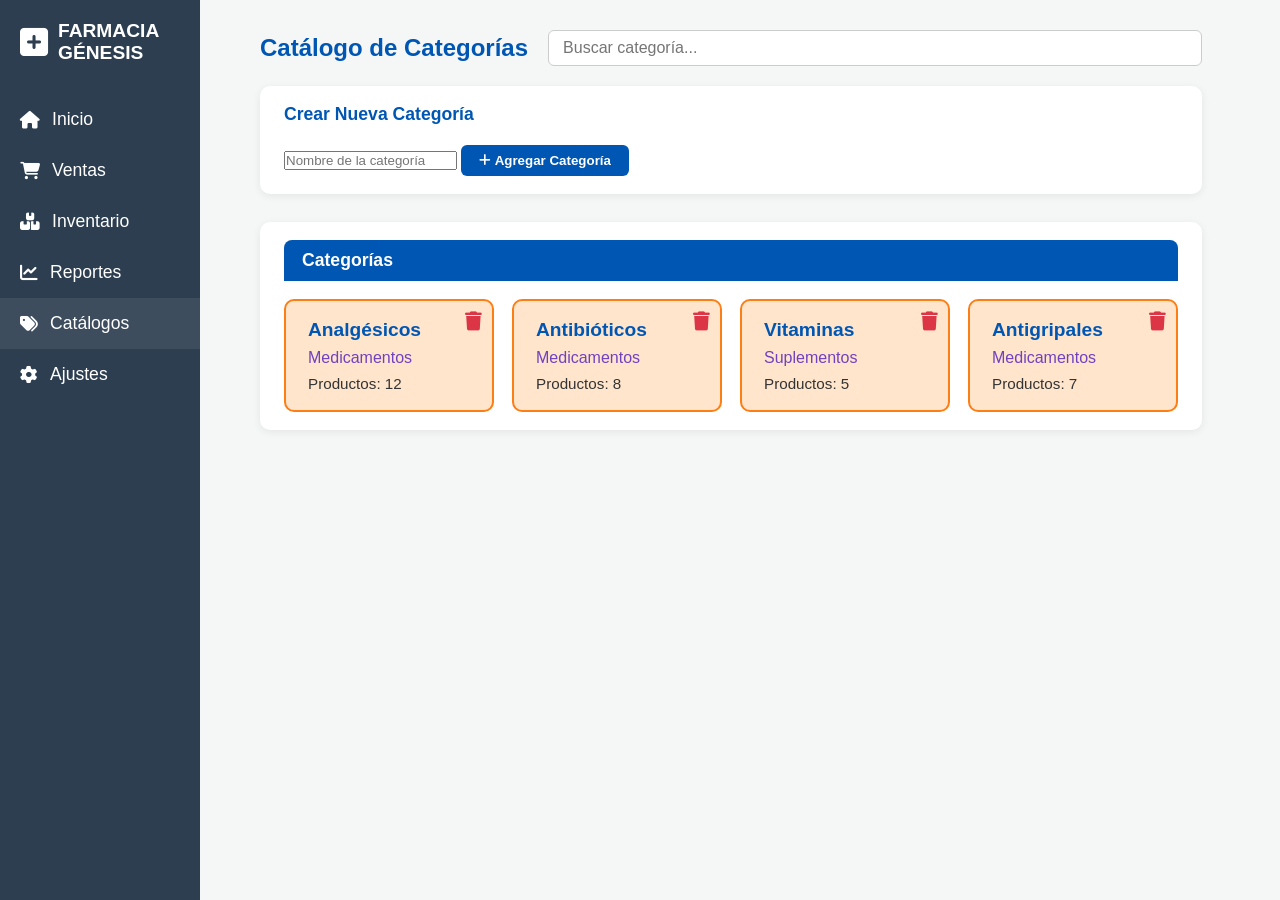
<file: pages/Categorias.html>
<!DOCTYPE html>
<html lang="es">
	<head>
		<meta charset="UTF-8" />
		<meta name="viewport" content="width=device-width, initial-scale=1.0" />
		<title>Catálogo de Categorías</title>
		<link rel="stylesheet" href="/css/layout/sidebar.css" />
		<link rel="stylesheet" href="/css/Categoria.css" />
		<link rel="stylesheet" href="https://cdnjs.cloudflare.com/ajax/libs/font-awesome/6.4.0/css/all.min.css" />
	</head>
	<body>
		<!-- Sidebar -->
		<aside class="sidebar">
			<div class="logo">
				<i class="fa-solid fa-square-plus"></i>
				<div>FARMACIA<br />GÉNESIS</div>
			</div>
			<ul class="nav-menu">
				<li class="nav-item"><i class="fa-solid fa-house"></i> Inicio</li>
				<li class="nav-item"><i class="fa-solid fa-cart-shopping"></i> Ventas</li>
				<li class="nav-item"><i class="fa-solid fa-boxes-stacked"></i> Inventario</li>
				<li class="nav-item"><i class="fa-solid fa-chart-line"></i> Reportes</li>
				<li class="nav-item" style="background:rgba(255,255,255,0.08)"><i class="fa-solid fa-tags"></i> Catálogos</li>
				<li class="nav-item"><i class="fa-solid fa-gear"></i> Ajustes</li>
			</ul>
		</aside>

		<main class="main-content">
			<div class="header-concentracion">
				<h2>Catálogo de Categorías</h2>
				<input class="search-input" type="text" placeholder="Buscar categoría..." />
			</div>

			<div class="crear-concentracion-box">
				<h3>Crear Nueva Categoría</h3>
				<form id="form-categoria">
					<input type="text" placeholder="Nombre de la categoría" required />
					<button class="btn-azul" type="submit"><i class="fa-solid fa-plus"></i> Agregar Categoría</button>
				</form>
			</div>

			<section class="concentraciones-section">
				<div class="concentraciones-header">Categorías</div>
				<div class="concentraciones-list">
					<div class="card-concentracion">
						<span class="valor">Analgésicos</span>
						<span class="categoria">Medicamentos</span>
						<span class="productos">Productos: 12</span>
						<button class="delete-btn" title="Eliminar"><i class="fa-solid fa-trash"></i></button>
					</div>
					<div class="card-concentracion">
						<span class="valor">Antibióticos</span>
						<span class="categoria">Medicamentos</span>
						<span class="productos">Productos: 8</span>
						<button class="delete-btn" title="Eliminar"><i class="fa-solid fa-trash"></i></button>
					</div>
					<div class="card-concentracion">
						<span class="valor">Vitaminas</span>
						<span class="categoria">Suplementos</span>
						<span class="productos">Productos: 5</span>
						<button class="delete-btn" title="Eliminar"><i class="fa-solid fa-trash"></i></button>
					</div>
					<div class="card-concentracion">
						<span class="valor">Antigripales</span>
						<span class="categoria">Medicamentos</span>
						<span class="productos">Productos: 7</span>
						<button class="delete-btn" title="Eliminar"><i class="fa-solid fa-trash"></i></button>
					</div>
				</div>
			</section>
		</main>
	</body>
</html>
</file>
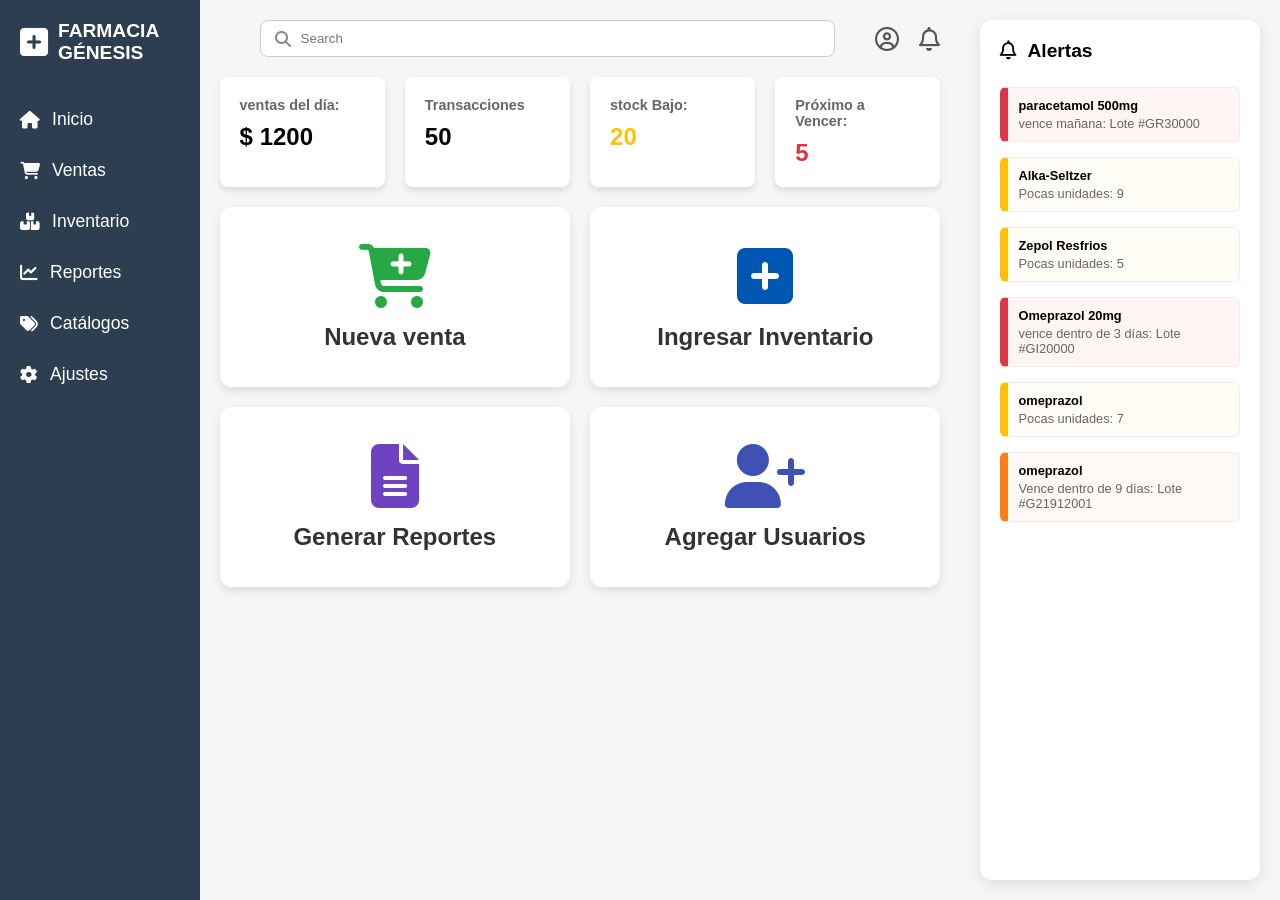
<file: pages/components/sidebar.html>
<!DOCTYPE html>
<html lang="es">
  <head>
    <meta charset="UTF-8" />
    <meta name="viewport" content="width=device-width, initial-scale=1.0" />
    <title>Farmacia Génesis - Dashboard</title>
    <link
      rel="stylesheet"
      href="https://cdnjs.cloudflare.com/ajax/libs/font-awesome/6.4.0/css/all.min.css"
    />
    <link rel="stylesheet" href="/css/layout/sidebar.css" />
  </head>
  <body>
    <aside class="sidebar">
      <div class="logo">
        <i class="fa-solid fa-square-plus"></i>
        <div>FARMACIA<br />GÉNESIS</div>
      </div>
      <ul class="nav-menu">
        <li class="nav-item"><i class="fa-solid fa-house"></i> Inicio</li>
        <li class="nav-item">
          <i class="fa-solid fa-cart-shopping"></i> Ventas
        </li>
        <li class="nav-item">
          <i class="fa-solid fa-boxes-stacked"></i> Inventario
        </li>
        <li class="nav-item">
          <i class="fa-solid fa-chart-line"></i> Reportes
        </li>
        <li class="nav-item"><i class="fa-solid fa-tags"></i> Catálogos</li>
        <li class="nav-item"><i class="fa-solid fa-gear"></i> Ajustes</li>
      </ul>
    </aside>

    <main class="main-container">
      <header class="header">
        <div class="search-bar">
          <i class="fa-solid fa-magnifying-glass"></i>
          <input type="text" placeholder="Search" />
        </div>
        <div class="user-actions">
          <i class="fa-regular fa-circle-user"></i>
          <i class="fa-regular fa-bell"></i>
        </div>
      </header>

      <section class="stats-grid">
        <div class="stat-card">
          <h3>ventas del día:</h3>
          <p>$ 1200</p>
        </div>
        <div class="stat-card">
          <h3>Transacciones</h3>
          <p>50</p>
        </div>
        <div class="stat-card">
          <h3>stock Bajo:</h3>
          <p style="color: var(--warning)">20</p>
        </div>
        <div class="stat-card">
          <h3>Próximo a Vencer:</h3>
          <p style="color: var(--danger)">5</p>
        </div>
      </section>

      <section class="action-grid">
        <div class="action-card">
          <i
            class="fa-solid fa-cart-plus"
            style="color: var(--accent-green)"
          ></i>
          <span>Nueva venta</span>
        </div>
        <div class="action-card">
          <i
            class="fa-solid fa-square-plus"
            style="color: var(--accent-blue)"
          ></i>
          <span>Ingresar Inventario</span>
        </div>
        <div class="action-card">
          <i
            class="fa-solid fa-file-lines"
            style="color: var(--accent-purple)"
          ></i>
          <span>Generar Reportes</span>
        </div>
        <div class="action-card">
          <i class="fa-solid fa-user-plus" style="color: #3f51b5"></i>
          <span>Agregar Usuarios</span>
        </div>
      </section>
    </main>

    <aside class="alerts-panel">
      <div class="alerts-header">
        <i class="fa-regular fa-bell"></i> Alertas
      </div>

      <div class="alert-item alert-danger">
        <strong>paracetamol 500mg</strong>
        <span>vence mañana: Lote #GR30000</span>
      </div>
      <div class="alert-item alert-warning">
        <strong>Alka-Seltzer</strong>
        <span>Pocas unidades: 9</span>
      </div>
      <div class="alert-item alert-warning">
        <strong>Zepol Resfrios</strong>
        <span>Pocas unidades: 5</span>
      </div>
      <div class="alert-item alert-danger">
        <strong>Omeprazol 20mg</strong>
        <span>vence dentro de 3 días: Lote #GI20000</span>
      </div>
      <div class="alert-item alert-warning">
        <strong>omeprazol</strong>
        <span>Pocas unidades: 7</span>
      </div>
      <div class="alert-item alert-orange">
        <strong>omeprazol</strong>
        <span>Vence dentro de 9 días: Lote #G21912001</span>
      </div>
    </aside>
  </body>
</html>
</file>
<file: css/layout/sidebar.css>
:root {
            --sidebar-color: #2c3e50;
            --bg-color: #f4f7f6;
            --text-color: #333;
            --accent-blue: #0056b3;
            --accent-green: #28a745;
            --accent-purple: #6f42c1;
            --danger: #dc3545;
            --warning: #ffc107;
            --orange: #fd7e14;
        }

        * {
            margin: 0;
            padding: 0;
            box-sizing: border-box;
            font-family: 'Segoe UI', Tahoma, Geneva, Verdana, sans-serif;
        }

        body {
            display: flex;
            height: 100vh;
            background-color: var(--bg-color);
        }

        /* --- Sidebar --- */
        .sidebar {
            width: 200px;
            background-color: var(--sidebar-color);
            color: white;
            display: flex;
            flex-direction: column;
            padding: 20px 0;
        }

        .logo {
            padding: 0 20px 30px;
            display: flex;
            align-items: center;
            gap: 10px;
            font-weight: bold;
            font-size: 1.2rem;
        }

        .logo i {
            font-size: 2rem;
        }

        .nav-menu {
            list-style: none;
            flex-grow: 1;
        }

        .nav-item {
            padding: 15px 20px;
            display: flex;
            align-items: center;
            gap: 12px;
            cursor: pointer;
            transition: 0.3s;
            font-size: 1.1rem;
        }

        .nav-item:hover {
            background-color: rgba(255, 255, 255, 0.1);
        }

        /* --- Main Content --- */
        .main-container {
            flex-grow: 1;
            padding: 20px;
            display: flex;
            flex-direction: column;
            gap: 20px;
            overflow-y: auto;
        }

        .header {
            display: flex;
            justify-content: space-between;
            align-items: center;
        }

        .search-bar {
            flex-grow: 1;
            margin: 0 40px;
            position: relative;
        }

        .search-bar input {
            width: 100%;
            padding: 10px 40px;
            border-radius: 8px;
            border: 1px solid #ccc;
        }

        .search-bar i {
            position: absolute;
            left: 15px;
            top: 50%;
            transform: translateY(-50%);
            color: #888;
        }

        .user-actions {
            display: flex;
            gap: 20px;
            font-size: 1.5rem;
            color: #555;
        }

        /* Stats Row */
        .stats-grid {
            display: grid;
            grid-template-columns: repeat(4, 1fr);
            gap: 20px;
        }

        .stat-card {
            background: white;
            padding: 20px;
            border-radius: 8px;
            box-shadow: 0 4px 6px rgba(0, 0, 0, 0.1);
        }

        .stat-card h3 {
            font-size: 0.9rem;
            color: #666;
            margin-bottom: 10px;
        }

        .stat-card p {
            font-size: 1.5rem;
            font-weight: bold;
        }

        /* Action Buttons */
        .action-grid {
            display: grid;
            grid-template-columns: repeat(2, 1fr);
            gap: 20px;
        }

        .action-card {
            background: white;
            height: 180px;
            border-radius: 12px;
            display: flex;
            flex-direction: column;
            align-items: center;
            justify-content: center;
            gap: 15px;
            box-shadow: 0 4px 10px rgba(0, 0, 0, 0.1);
            cursor: pointer;
            transition: transform 0.2s;
        }

        .action-card:hover {
            transform: translateY(-5px);
        }

        .action-card i {
            font-size: 4rem;
        }

        .action-card span {
            font-size: 1.5rem;
            font-weight: bold;
            color: #333;
        }

        /* --- Alertas Sidebar --- */
        .alerts-panel {
            width: 280px;
            background: white;
            margin: 20px;
            border-radius: 12px;
            box-shadow: 0 4px 15px rgba(0, 0, 0, 0.1);
            padding: 20px;
            display: flex;
            flex-direction: column;
            gap: 15px;
        }

        .alerts-header {
            display: flex;
            align-items: center;
            gap: 10px;
            font-weight: bold;
            font-size: 1.2rem;
            margin-bottom: 10px;
        }

        .alert-item {
            border: 1px solid #eee;
            border-left: 8px solid;
            padding: 10px;
            border-radius: 6px;
            font-size: 0.8rem;
        }

        .alert-danger {
            border-left-color: var(--danger);
            background-color: #fff5f5;
        }

        .alert-warning {
            border-left-color: var(--warning);
            background-color: #fffdf5;
        }

        .alert-orange {
            border-left-color: var(--orange);
            background-color: #fff9f5;
        }

        .alert-item strong {
            display: block;
            margin-bottom: 3px;
        }

        .alert-item span {
            color: #666;
        }
</file>
<file: css/Categoria.css>
/* Concentracion.css */
:root {
  --sidebar-color: #2c3e50;
  --bg-color: #f4f7f6;
  --text-color: #333;
  --accent-blue: #0056b3;
  --accent-green: #28a745;
  --accent-purple: #6f42c1;
  --danger: #dc3545;
  --warning: #ffc107;
  --orange: #fd7e14;
  --card-bg: #ffe5cc;
  --card-border: #fd7e14;
}

body {
  background: var(--bg-color);
}

.main-content {
  margin-left: 20px;
  padding: 30px 40px;
}

.header-concentracion {
  display: flex;
  align-items: center;
  gap: 20px;
  margin-bottom: 20px;
}

.header-concentracion h2 {
  color: var(--accent-blue);
  font-size: 1.5rem;
  font-weight: 700;
}

.search-input {
  flex: 1;
  padding: 8px 14px;
  border: 1px solid #ccc;
  border-radius: 6px;
  font-size: 1rem;
}

.crear-concentracion-box {
  background: #fff;
  border-radius: 10px;
  box-shadow: 0 2px 8px rgba(0,0,0,0.07);
  padding: 18px 24px;
  margin-bottom: 28px;
  display: flex;
  flex-direction: column;
  gap: 10px;
}

.crear-concentracion-box h3 {
  color: var(--accent-blue);
  margin-bottom: 10px;
  font-size: 1.1rem;
}

#form-concentracion {
  display: flex;
  gap: 12px;
}

#form-concentracion input {
  padding: 7px 10px;
  border: 1px solid #ccc;
  border-radius: 6px;
  font-size: 1rem;
}

.btn-azul {
  background: var(--accent-blue);
  color: #fff;
  border: none;
  border-radius: 6px;
  padding: 8px 18px;
  font-weight: 600;
  cursor: pointer;
  transition: background 0.2s;
}

.btn-azul:hover {
  background: #003366;
}

.concentraciones-section {
  background: #fff;
  border-radius: 10px;
  box-shadow: 0 2px 8px rgba(0,0,0,0.07);
  padding: 18px 24px;
}

.concentraciones-header {
  background: var(--accent-blue);
  color: #fff;
  padding: 10px 18px;
  border-radius: 8px 8px 0 0;
  font-weight: 600;
  font-size: 1.1rem;
  margin-bottom: 18px;
}

.concentraciones-list {
  display: flex;
  flex-wrap: wrap;
  gap: 18px;
}

.card-concentracion {
  background: var(--card-bg);
  border: 2px solid var(--card-border);
  border-radius: 10px;
  padding: 18px 22px;
  min-width: 210px;
  max-width: 220px;
  flex: 1 1 210px;
  display: flex;
  flex-direction: column;
  gap: 8px;
  position: relative;
}

.card-concentracion .delete-btn {
  position: absolute;
  top: 10px;
  right: 10px;
  background: none;
  border: none;
  color: var(--danger);
  font-size: 1.2rem;
  cursor: pointer;
  transition: color 0.2s;
}

.card-concentracion .delete-btn:hover {
  color: #a71d2a;
}

.card-concentracion .valor {
  font-size: 1.2rem;
  font-weight: 700;
  color: var(--accent-blue);
}

.card-concentracion .categoria {
  color: var(--accent-purple);
  font-size: 1rem;
}

.card-concentracion .productos {
  color: var(--text-color);
  font-size: 0.95rem;
}
</file>
